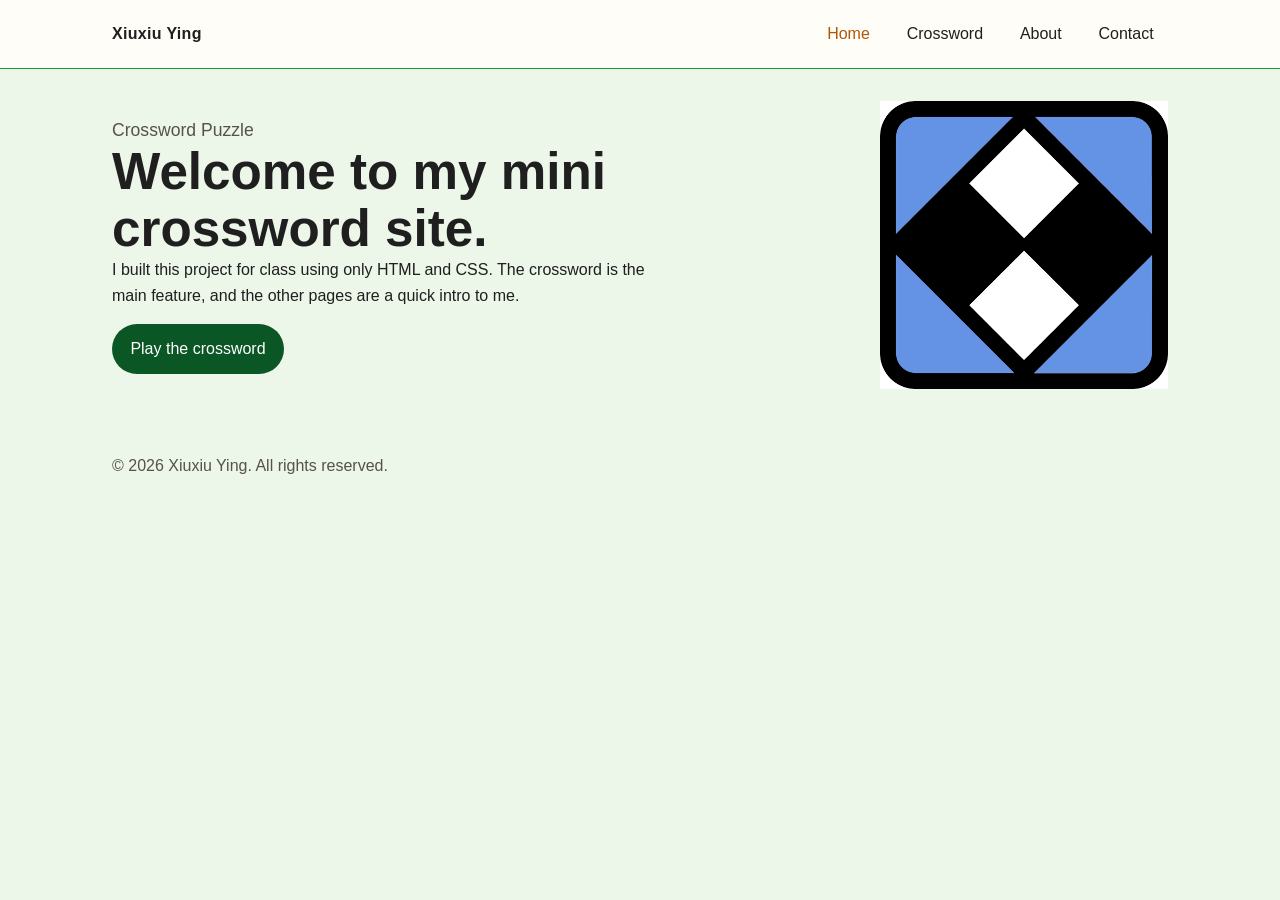
<file: index.html>
<!doctype html>
<html lang="en">
  <head>
    <meta charset="utf-8">
    <meta name="viewport" content="width=device-width, initial-scale=1">
    <title>Xiuxiu Ying | Home</title>
    <link rel="stylesheet" href="styles/common.css">
    <link rel="stylesheet" href="index.css">
  </head>
  <body>
    <a class="skip-link" href="#main-content">Skip to content</a>
    <header class="site-header">
      <nav class="site-nav" aria-label="Primary">
        <a class="site-brand" >Xiuxiu Ying</a>
        <ul class="site-links">
          <li><a href="index.html" aria-current="page">Home</a></li>
          <li><a href="game.html">Crossword</a></li>
          <li><a href="about.html">About</a></li>
          <li><a href="contact.html">Contact</a></li>
        </ul>
      </nav>
    </header>

    <main id="main-content" class="page">
      <section class="hero">
        <div class="hero__copy content">
          <p class="lead">Crossword Puzzle</p>
          <h1>Welcome to my mini crossword site.</h1>
          <p>I built this project for class using only HTML and CSS. The crossword is the main feature, and the other pages are a quick intro to me.</p>
          <a class="button-link" href="game.html">Play the crossword</a>
        </div>
        <img class="hero__art" src="assets/puzzle.png" alt="A simple square grid illustration">
      </section>
    </main>

    <footer class="footer">
      <p>&copy; 2026 Xiuxiu Ying. All rights reserved.</p>
    </footer>
  </body>
</html>
</file>
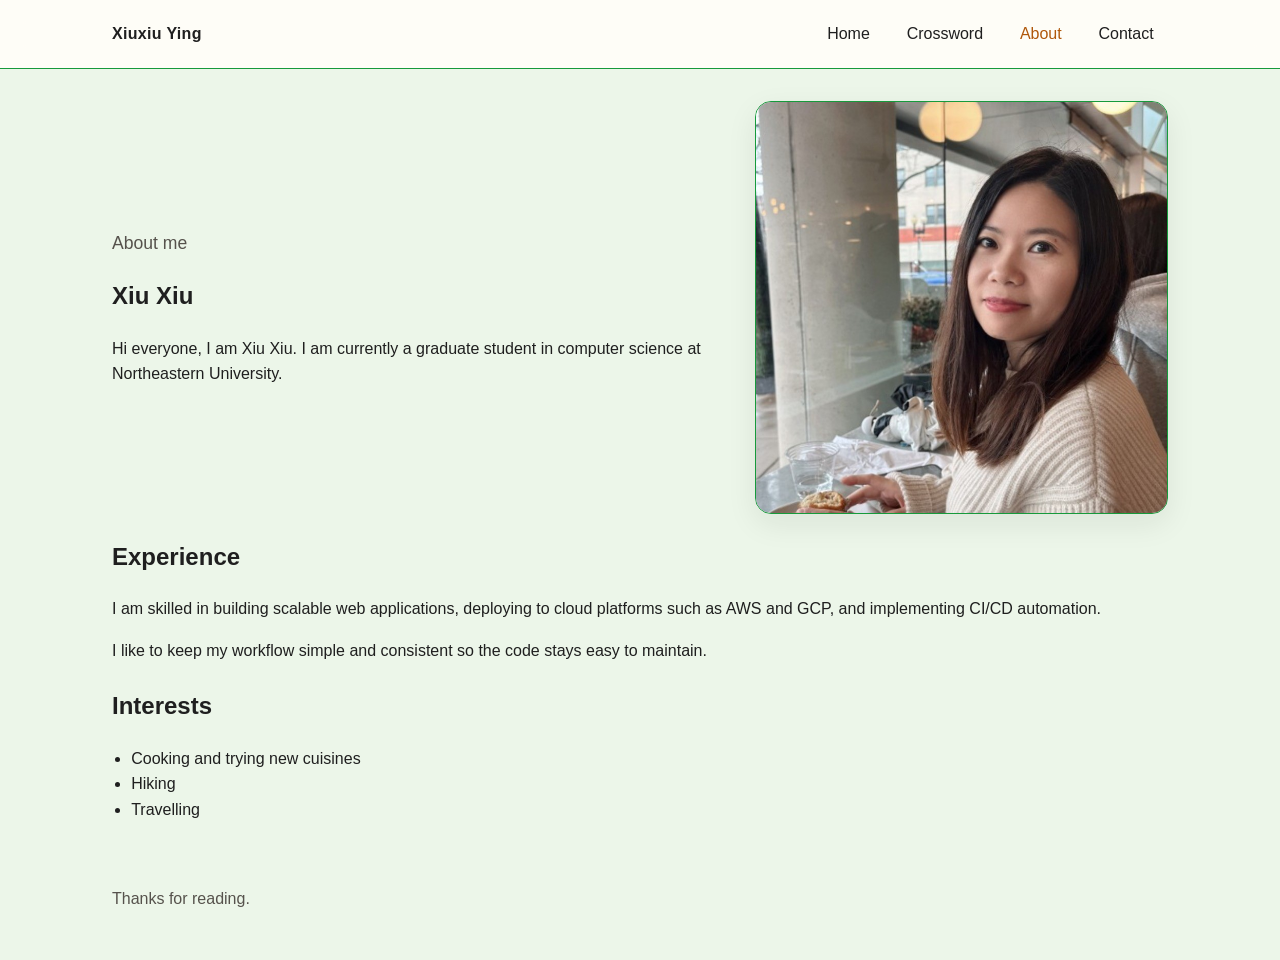
<file: about.html>
<!doctype html>
<html lang="en">
  <head>
    <meta charset="utf-8">
    <meta name="viewport" content="width=device-width, initial-scale=1">
    <title>Xiuxiu Ying | About</title>
    <link rel="stylesheet" href="styles/common.css">
    <link rel="stylesheet" href="about.css">
  </head>
  <body>
    <a class="skip-link" href="#main-content">Skip to content</a>
    <header class="site-header">
      <nav class="site-nav" aria-label="Primary">
        <a class="site-brand">Xiuxiu Ying</a>
        <ul class="site-links">
          <li><a href="index.html">Home</a></li>
          <li><a href="game.html">Crossword</a></li>
          <li><a href="about.html" aria-current="page">About</a></li>
          <li><a href="contact.html">Contact</a></li>
        </ul>
      </nav>
    </header>

    <main id="main-content" class="page">
      <section class="about-hero">
        <div>
          <p class="lead">About me</p>
          <h1>Xiu Xiu</h1>
          <p>Hi everyone, I am Xiu Xiu. I am currently a graduate student in computer science at Northeastern University.</p>
        </div>
        <figure class="about-photo">
          <img src="assets/image.png" alt="Xiuxiu Ying sitting at a table and looking at the camera">
        </figure>
      </section>

      <section class="about-stack">
        <h2>Experience</h2>
        <p>I am skilled in building scalable web applications, deploying to cloud platforms such as AWS and GCP, and implementing CI/CD automation.</p>
        <p>I like to keep my workflow simple and consistent so the code stays easy to maintain.</p>
      </section>

      <section class="about-meta">
        <div>
          <h2>Interests</h2>
          <ul>
            <li>Cooking and trying new cuisines</li>
            <li>Hiking</li>
            <li>Travelling</li>
          </ul>
        </div>
      </section>
    </main>

    <footer class="footer">
      <p>Thanks for reading.</p>
    </footer>
  </body>
</html>
</file>
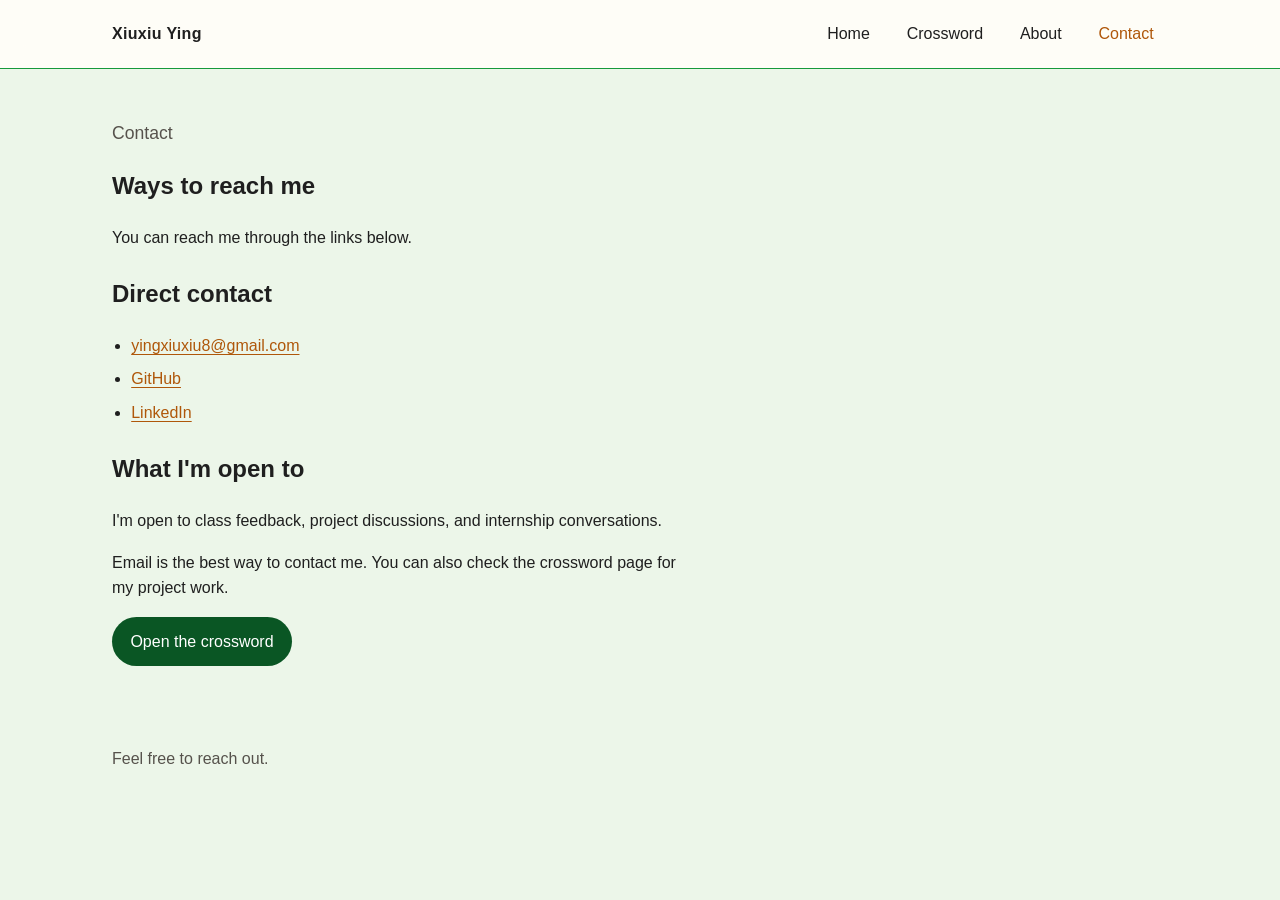
<file: contact.html>
<!doctype html>
<html lang="en">
  <head>
    <meta charset="utf-8">
    <meta name="viewport" content="width=device-width, initial-scale=1">
    <title>Xiuxiu Ying | Contact</title>
    <link rel="stylesheet" href="styles/common.css">
    <link rel="stylesheet" href="contact.css">
  </head>
  <body>
    <a class="skip-link" href="#main-content">Skip to content</a>
    <header class="site-header">
      <nav class="site-nav" aria-label="Primary">
        <a class="site-brand">Xiuxiu Ying</a>
        <ul class="site-links">
          <li><a href="index.html">Home</a></li>
          <li><a href="game.html">Crossword</a></li>
          <li><a href="about.html">About</a></li>
          <li><a href="contact.html" aria-current="page">Contact</a></li>
        </ul>
      </nav>
    </header>

    <main id="main-content" class="page">
      <section class="content">
        <p class="lead">Contact</p>
        <h1>Ways to reach me</h1>
        <p>You can reach me through the links below.</p>
      </section>

      <section class="content contact-simple">
        <h2>Direct contact</h2>
        <ul class="contact-list">
          <li><a href="mailto:yingxiuxiu8@gmail.com">yingxiuxiu8@gmail.com</a></li>
          <li><a href="https://github.com/xiuxiu25">GitHub</a></li>
          <li><a href="https://www.linkedin.com/in/xiuxiuying/">LinkedIn</a></li>
        </ul>
      </section>

      <section class="content contact-simple">
        <h2>What I'm open to</h2>
        <p>I'm open to class feedback, project discussions, and internship conversations.</p>
        <p>Email is the best way to contact me. You can also check the crossword page for my project work.</p>
        <p><a class="button-link" href="game.html">Open the crossword</a></p>
      </section>
    </main>

    <footer class="footer">
      <p>Feel free to reach out.</p>
    </footer>
  </body>
</html>
</file>
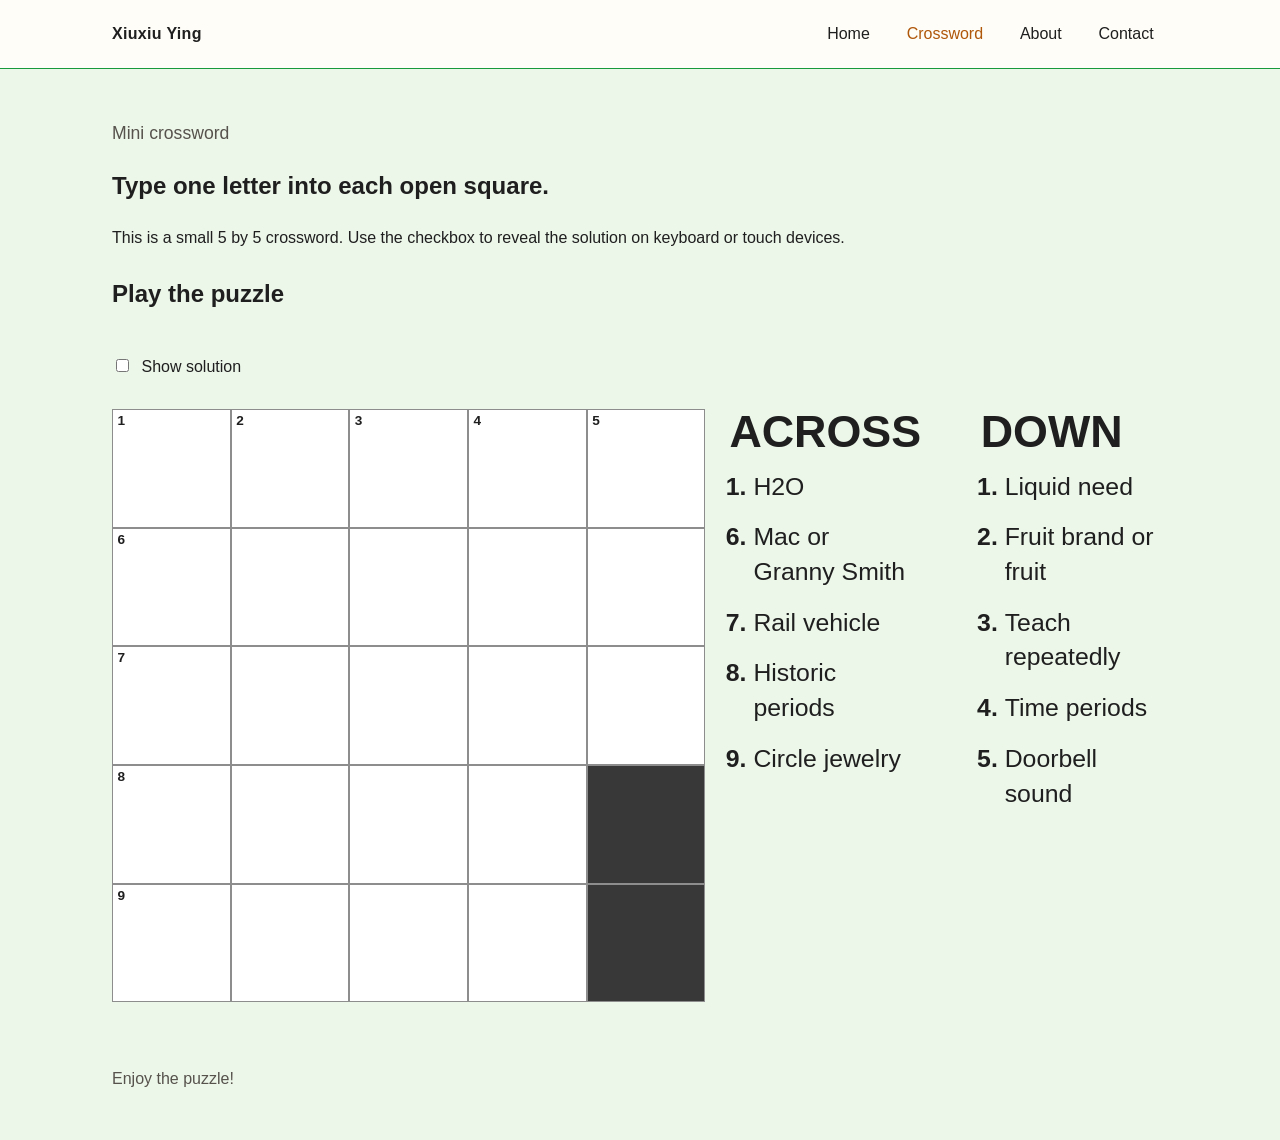
<file: game.html>
<!doctype html>
<html lang="en">
  <head>
    <meta charset="utf-8">
    <meta name="viewport" content="width=device-width, initial-scale=1">
    <title>Xiuxiu Ying | Crossword</title>
    <link rel="stylesheet" href="styles/common.css">
    <link rel="stylesheet" href="game.css">
  </head>
  <body>
    <a class="skip-link" href="#main-content">Skip to content</a>
    <header class="site-header">
      <nav class="site-nav" aria-label="Primary">
        <a class="site-brand">Xiuxiu Ying</a>
        <ul class="site-links">
          <li><a href="index.html">Home</a></li>
          <li><a href="game.html" aria-current="page">Crossword</a></li>
          <li><a href="about.html">About</a></li>
          <li><a href="contact.html">Contact</a></li>
        </ul>
      </nav>
    </header>

    <main id="main-content" class="page">
      <section class="game-intro content">
        <p class="lead">Mini crossword</p>
        <h1>Type one letter into each open square.</h1>
        <p>This is a small 5 by 5 crossword. Use the checkbox to reveal the solution on keyboard or touch devices.</p>
      </section>

      <section class="game-section">
        <h2>Play the puzzle</h2>
        <input type="checkbox" id="reveal-solution" class="reveal-toggle">
        <label for="reveal-solution" class="reveal-label">Show solution</label>

        <div class="board-layout">
          <div>
            <div class="crossword-board" aria-label="Mini crossword grid">
              <div class="cell cell--selected" data-number="1"><input type="text" maxlength="1" aria-label="Row 1, column 1, 1 Across and 1 Down"></div>
              <div class="cell" data-number="2"><input type="text" maxlength="1" aria-label="Row 1, column 2, 2 Down"></div>
              <div class="cell" data-number="3"><input type="text" maxlength="1" aria-label="Row 1, column 3, 3 Down"></div>
              <div class="cell" data-number="4"><input type="text" maxlength="1" aria-label="Row 1, column 4, 4 Down"></div>
              <div class="cell" data-number="5"><input type="text" maxlength="1" aria-label="Row 1, column 5, 5 Down"></div>

              <div class="cell cell--start" data-number="6"><input type="text" maxlength="1" aria-label="Row 2, column 1, 6 Across"></div>
              <div class="cell"><input type="text" maxlength="1" aria-label="Row 2, column 2"></div>
              <div class="cell"><input type="text" maxlength="1" aria-label="Row 2, column 3"></div>
              <div class="cell"><input type="text" maxlength="1" aria-label="Row 2, column 4"></div>
              <div class="cell"><input type="text" maxlength="1" aria-label="Row 2, column 5"></div>

              <div class="cell cell--start" data-number="7"><input type="text" maxlength="1" aria-label="Row 3, column 1, 7 Across"></div>
              <div class="cell"><input type="text" maxlength="1" aria-label="Row 3, column 2"></div>
              <div class="cell"><input type="text" maxlength="1" aria-label="Row 3, column 3"></div>
              <div class="cell"><input type="text" maxlength="1" aria-label="Row 3, column 4"></div>
              <div class="cell"><input type="text" maxlength="1" aria-label="Row 3, column 5"></div>

              <div class="cell cell--start" data-number="8"><input type="text" maxlength="1" aria-label="Row 4, column 1, 8 Across"></div>
              <div class="cell"><input type="text" maxlength="1" aria-label="Row 4, column 2"></div>
              <div class="cell"><input type="text" maxlength="1" aria-label="Row 4, column 3"></div>
              <div class="cell"><input type="text" maxlength="1" aria-label="Row 4, column 4"></div>
              <div class="cell cell--block" aria-hidden="true"></div>

              <div class="cell cell--start" data-number="9"><input type="text" maxlength="1" aria-label="Row 5, column 1, 9 Across"></div>
              <div class="cell"><input type="text" maxlength="1" aria-label="Row 5, column 2"></div>
              <div class="cell"><input type="text" maxlength="1" aria-label="Row 5, column 3"></div>
              <div class="cell"><input type="text" maxlength="1" aria-label="Row 5, column 4"></div>
              <div class="cell cell--block" aria-hidden="true"></div>
            </div>
          </div>

          <div class="clue-columns">
            <section aria-labelledby="across-clues">
              <h3 id="across-clues">Across</h3>
              <ol>
                <li value="1">H2O</li>
                <li value="6">Mac or Granny Smith</li>
                <li value="7">Rail vehicle</li>
                <li value="8">Historic periods</li>
                <li value="9">Circle jewelry</li>
              </ol>
            </section>
            <section aria-labelledby="down-clues">
              <h3 id="down-clues">Down</h3>
              <ol>
                <li value="1">Liquid need</li>
                <li value="2">Fruit brand or fruit</li>
                <li value="3">Teach repeatedly</li>
                <li value="4">Time periods</li>
                <li value="5">Doorbell sound</li>
              </ol>
            </section>
          </div>
        </div>

        <section class="solution-panel" aria-labelledby="solution-title">
          <h3 id="solution-title">Solution</h3>
          <p class="solution-note">The completed grid is shown below.</p>
          <div class="crossword-board solution-board" aria-label="Completed crossword grid">
            <div class="cell cell--selected cell--letter" data-number="1">W</div>
            <div class="cell cell--letter" data-number="2">A</div>
            <div class="cell cell--letter" data-number="3">T</div>
            <div class="cell cell--letter" data-number="4">E</div>
            <div class="cell cell--letter" data-number="5">R</div>

            <div class="cell cell--start cell--letter" data-number="6">A</div>
            <div class="cell cell--letter">P</div>
            <div class="cell cell--letter">P</div>
            <div class="cell cell--letter">L</div>
            <div class="cell cell--letter">E</div>

            <div class="cell cell--start cell--letter" data-number="7">T</div>
            <div class="cell cell--letter">R</div>
            <div class="cell cell--letter">A</div>
            <div class="cell cell--letter">I</div>
            <div class="cell cell--letter">N</div>

            <div class="cell cell--start cell--letter" data-number="8">E</div>
            <div class="cell cell--letter">R</div>
            <div class="cell cell--letter">A</div>
            <div class="cell cell--letter">S</div>
            <div class="cell cell--block" aria-hidden="true"></div>

            <div class="cell cell--start cell--letter" data-number="9">R</div>
            <div class="cell cell--letter">I</div>
            <div class="cell cell--letter">N</div>
            <div class="cell cell--letter">G</div>
            <div class="cell cell--block" aria-hidden="true"></div>
          </div>
        </section>
      </section>
    </main>

    <footer class="footer">
      <p>Enjoy the puzzle!</p>
    </footer>
  </body>
</html>
</file>
<file: styles/common.css>
:root {
  --bg: #ecf6e9;
  --surface: #eff3ec;
  --surface-alt: #eff3ec;
  --text: #1f1f1f;
  --muted: #56524c;
  --border: #169a3b;
  --accent: #0a5624;
  --accent-strong: #af570a;
  --accent-soft: #034e3b;
  --shadow: 0 10px 30px rgba(31, 31, 31, 0.08);
  --radius: 1rem;
  --space-1: 0.25rem;
  --space-2: 0.5rem;
  --space-3: 0.75rem;
  --space-4: 1rem;
  --space-5: 1.5rem;
  --space-6: 2rem;
  --space-7: 3rem;
  --max-width: 68rem;
  --body-width: 65ch;
  --cell-size: clamp(2.75rem, 17vw, 4.2rem);
  font-family: "Segoe UI", "Helvetica Neue", Arial, sans-serif;
}

* {
  box-sizing: border-box;
}

html {
  scroll-behavior: smooth;
  scroll-padding-top: 6rem;
}

body {
  margin: 0;
  background-color: var(--bg);
  color: var(--text);
  font-family: inherit;
  line-height: 1.6;
}

a {
  color: var(--accent-strong);
  text-decoration-thickness: 0.08em;
  text-underline-offset: 0.18em;
}

a:hover {
  color: var(--accent);
}

a:focus-visible,
button:focus-visible,
input:focus-visible,
summary:focus-visible,
label:focus-visible {
  outline: 3px solid var(--accent);
  outline-offset: 3px;
}

img {
  display: block;
  max-width: 100%;
}

.skip-link {
  position: absolute;
  left: -9999px;
  top: 0.5rem;
  z-index: 100;
  padding: var(--space-2) var(--space-3);
  border-radius: 999px;
  background: var(--accent);
  color: #fff;
}

.skip-link:focus {
  left: 0.5rem;
}

.site-header {
  position: sticky;
  top: 0;
  z-index: 20;
  border-bottom: 1px solid var(--border);
  background: rgba(255, 253, 248, 0.95);
  backdrop-filter: blur(12px);
}

.site-nav {
  max-width: var(--max-width);
  margin: 0 auto;
  padding: var(--space-3) var(--space-4);
  display: flex;
  align-items: center;
  justify-content: space-between;
  gap: var(--space-4);
}

.site-brand {
  display: inline-flex;
  align-items: center;
  min-height: 44px;
  font-weight: 700;
  letter-spacing: 0.02em;
  text-decoration: none;
  color: var(--text);
}

.site-brand:hover {
  color: var(--accent-strong);
}

.site-links {
  display: flex;
  flex-wrap: wrap;
  justify-content: flex-end;
  gap: var(--space-2);
  list-style: none;
  margin: 0;
  padding: 0;
}

.site-links a {
  display: inline-flex;
  align-items: center;
  min-height: 44px;
  padding: 0.55rem 0.9rem;
  border-radius: 999px;
  text-decoration: none;
  color: var(--text);
  transition: color 160ms ease;
}

.site-links a:hover {
  color: var(--accent-strong);
}

.site-links a[aria-current="page"] {
  color: var(--accent-strong);
}

.page {
  max-width: var(--max-width);
  margin: 0 auto;
  padding: var(--space-6) var(--space-4) var(--space-7);
}

.page > * + * {
  margin-top: var(--space-5);
}

.panel {
  padding: var(--space-6);
  border: 1px solid var(--border);
  border-radius: var(--radius);
  background: var(--surface);
  box-shadow: var(--shadow);
}

.panel > * + * {
  margin-top: var(--space-4);
}

.content {
  max-width: var(--body-width);
}

.lead {
  font-size: 1.1rem;
  color: var(--muted);
}

.button-link {
  display: inline-flex;
  align-items: center;
  justify-content: center;
  min-height: 44px;
  padding: 0.75rem 1.15rem;
  border-radius: 999px;
  background: var(--accent);
  color: #fff;
  text-decoration: none;
  transition: transform 160ms ease, background-color 160ms ease;
}

.button-link:hover {
  background: var(--accent-strong);
  transform: translateY(-1px);
}

.pill-list,
.link-list,
.note-list {
  padding-left: 1.2rem;
}

.footer {
  max-width: var(--max-width);
  margin: 0 auto;
  padding: 0 var(--space-4) var(--space-6);
  color: var(--muted);
}

@media (max-width: 42rem) {
  .site-nav {
    flex-direction: column;
    align-items: flex-start;
  }

  .site-links {
    justify-content: flex-start;
  }

  .panel {
    padding: var(--space-5);
  }
}
</file>
<file: index.css>
.hero {
  display: flex;
  align-items: center;
  justify-content: space-between;
  gap: var(--space-6);
  flex-wrap: wrap;
}

.hero__copy {
  max-width: 34rem;
}

.hero__copy h1 {
  margin: 0;
  font-size: clamp(2.1rem, 4vw, 3.4rem);
  line-height: 1.1;
}

.hero__copy p {
  margin: 0;
}

.hero__copy > * + * {
  margin-top: var(--space-4);
}

.hero__art {
  width: min(18rem, 100%);
}

.feature-grid {
  display: grid;
  grid-template-columns: repeat(2, minmax(0, 1fr));
  gap: var(--space-4);
  list-style: none;
  margin: 0;
  padding: 0;
}

.feature-grid li {
  padding: var(--space-4);
  border-radius: 0.9rem;
  background: var(--surface-alt);
  border: 1px solid var(--border);
}

.feature-grid h2 {
  margin-top: 0;
  margin-bottom: var(--space-2);
  font-size: 1rem;
}

.feature-grid p {
  margin: 0;
}

@media (max-width: 48rem) {
  .feature-grid {
    grid-template-columns: 1fr;
  }

  .hero__art {
    width: min(100%, 16rem);
  }
}
</file>
<file: about.css>
.about-stack {
  margin-top: var(--space-5);
}

.about-hero {
  display: grid;
  grid-template-columns: minmax(0, 1.2fr) minmax(12rem, 0.8fr);
  gap: var(--space-5);
  align-items: center;
}

.about-photo {
  margin: 0;
}

.about-photo img {
  width: 100%;
  border-radius: var(--radius);
  border: 1px solid var(--border);
  box-shadow: var(--shadow);
}

.about-stack h2,
.about-stack p,
.about-meta h2 {
  margin-top: 0;
}

.about-meta {
  display: grid;
  grid-template-columns: repeat(2, minmax(0, 1fr));
  gap: var(--space-4);
  margin-top: var(--space-5);
}

.about-meta ul {
  margin: 0;
  padding-left: 1.2rem;
}

@media (max-width: 42rem) {
  .about-hero {
    grid-template-columns: 1fr;
  }

  .about-meta {
    grid-template-columns: 1fr;
  }
}
</file>
<file: contact.css>
.contact-simple {
  margin-top: var(--space-5);
}

.contact-list {
  margin: 0;
  padding-left: 1.2rem;
}

.contact-list li + li {
  margin-top: var(--space-2);
}
</file>
<file: game.css>
.game-intro {
  max-width: 46rem;
}

.reveal-toggle {
  margin-top: var(--space-3);
  margin-right: var(--space-2);
  accent-color: var(--accent);
}

.reveal-label {
  display: inline-flex;
  align-items: center;
  min-height: 44px;
  padding: 0 var(--space-2) var(--space-2) 0;
}

.game-section {
  margin-top: var(--space-5);
}

.game-section > * + * {
  margin-top: var(--space-4);
}

.board-layout {
  display: grid;
  grid-template-columns: minmax(0, 1.15fr) minmax(16rem, 0.85fr);
  gap: var(--space-5);
  align-items: start;
}

.crossword-board {
  width: min(100%, 48rem);
  display: grid;
  grid-template-columns: repeat(5, 1fr);
  gap: 0;
  background: #fff;
}

.cell {
  position: relative;
  aspect-ratio: 1;
  border: 1px solid #8d8d8d;
  background: #fff;
}

.cell--block {
  background: #383838;
}

.cell--open {
  background: #fff;
}

.cell--start {
  background: #fff;
}

.cell--selected {
  background: #fff;
}

.cell--open::before {
  content: attr(data-number);
  position: absolute;
  top: 0.25rem;
  left: 0.28rem;
  font-size: 0.85rem;
  font-weight: 700;
  color: #1b1b1b;
  line-height: 1;
}

.cell--start::before,
.cell--selected::before,
.cell[data-number]::before {
  content: attr(data-number);
  position: absolute;
  top: 0.25rem;
  left: 0.28rem;
  font-size: 0.85rem;
  font-weight: 700;
  line-height: 1;
}

.cell input {
  width: 100%;
  height: 100%;
  border: 0;
  background: transparent;
  color: var(--text);
  font-size: clamp(1.2rem, 3vw, 1.7rem);
  font-weight: 700;
  text-align: center;
  text-transform: uppercase;
  caret-color: var(--accent);
}

.cell input:focus-visible {
  outline: 3px solid var(--accent);
  outline-offset: -3px;
}

.cell:focus-within {
  background: #f5f5f5;
}

.clue-columns {
  display: grid;
  grid-template-columns: repeat(2, minmax(0, 1fr));
  gap: clamp(2rem, 6vw, 4rem);
  align-items: start;
}

.clue-columns section {
  padding: 0;
  border: 0;
  background: transparent;
}

.clue-columns h2,
.clue-columns h3 {
  margin: 0 0 var(--space-4);
  font-size: clamp(1.8rem, 4vw, 2.8rem);
  line-height: 1;
  font-weight: 900;
  text-transform: uppercase;
}

.clue-columns ol {
  margin: 0;
  padding-left: 1.5rem;
}

.clue-columns li + li {
  margin-top: var(--space-4);
}

.clue-columns li {
  font-size: clamp(1.1rem, 2vw, 1.55rem);
  line-height: 1.4;
}

.clue-columns li::marker {
  font-weight: 800;
}

.solution-panel {
  display: none;
  margin-top: var(--space-5);
  padding-top: var(--space-5);
  border-top: 1px solid var(--border);
}

#reveal-solution:checked ~ .solution-panel {
  display: block;
}

.solution-board .cell {
  display: flex;
  align-items: center;
  justify-content: center;
  font-size: clamp(1.2rem, 3vw, 1.7rem);
  font-weight: 700;
}

.solution-board .cell--open {
  color: var(--text);
}

.solution-board .cell--open::before {
  content: attr(data-number);
}

.solution-board .cell--start::before,
.solution-board .cell--selected::before,
.solution-board .cell[data-number]::before {
  color: #1b1b1b;
}

.solution-board .cell--letter {
  letter-spacing: 0.05em;
}

.solution-note {
  max-width: 40rem;
}

@media (max-width: 56rem) {
  .board-layout {
    grid-template-columns: 1fr;
  }
}

@media (max-width: 42rem) {
  .clue-columns {
    grid-template-columns: 1fr;
  }
}
</file>
